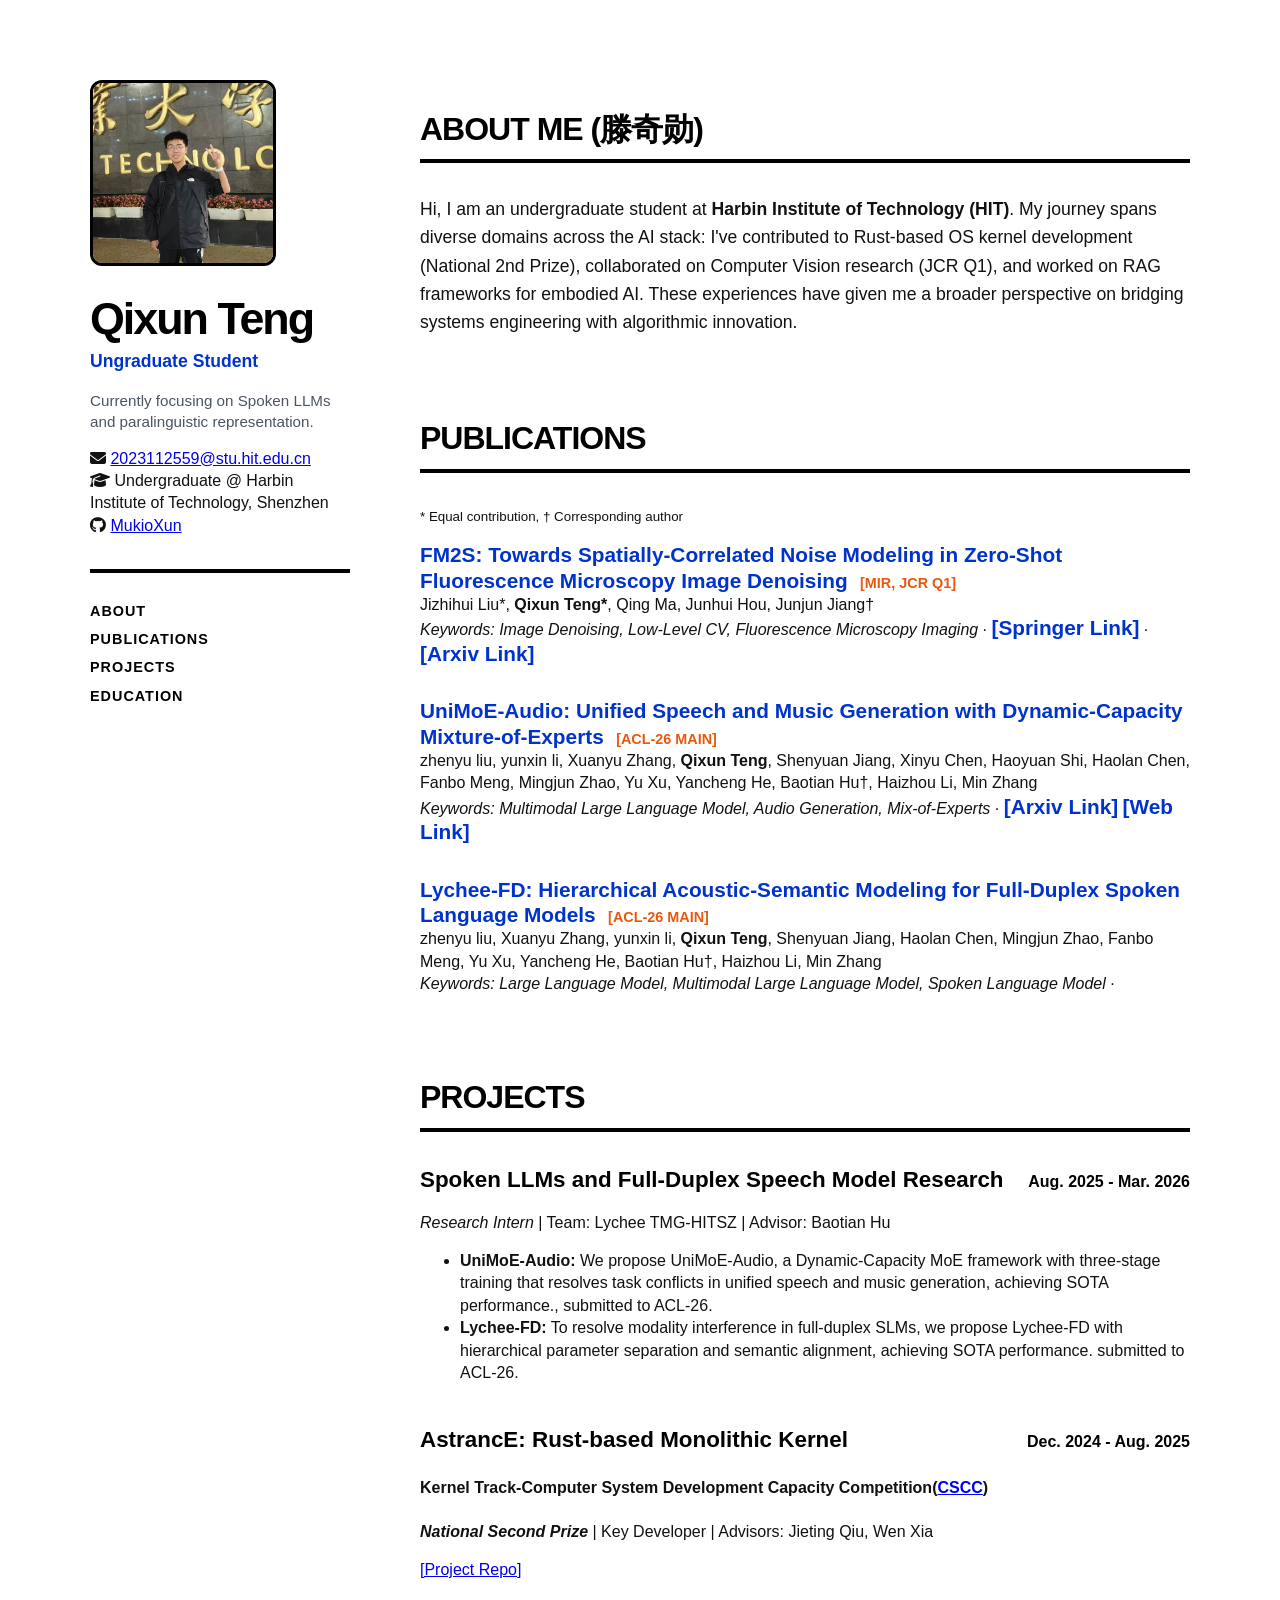
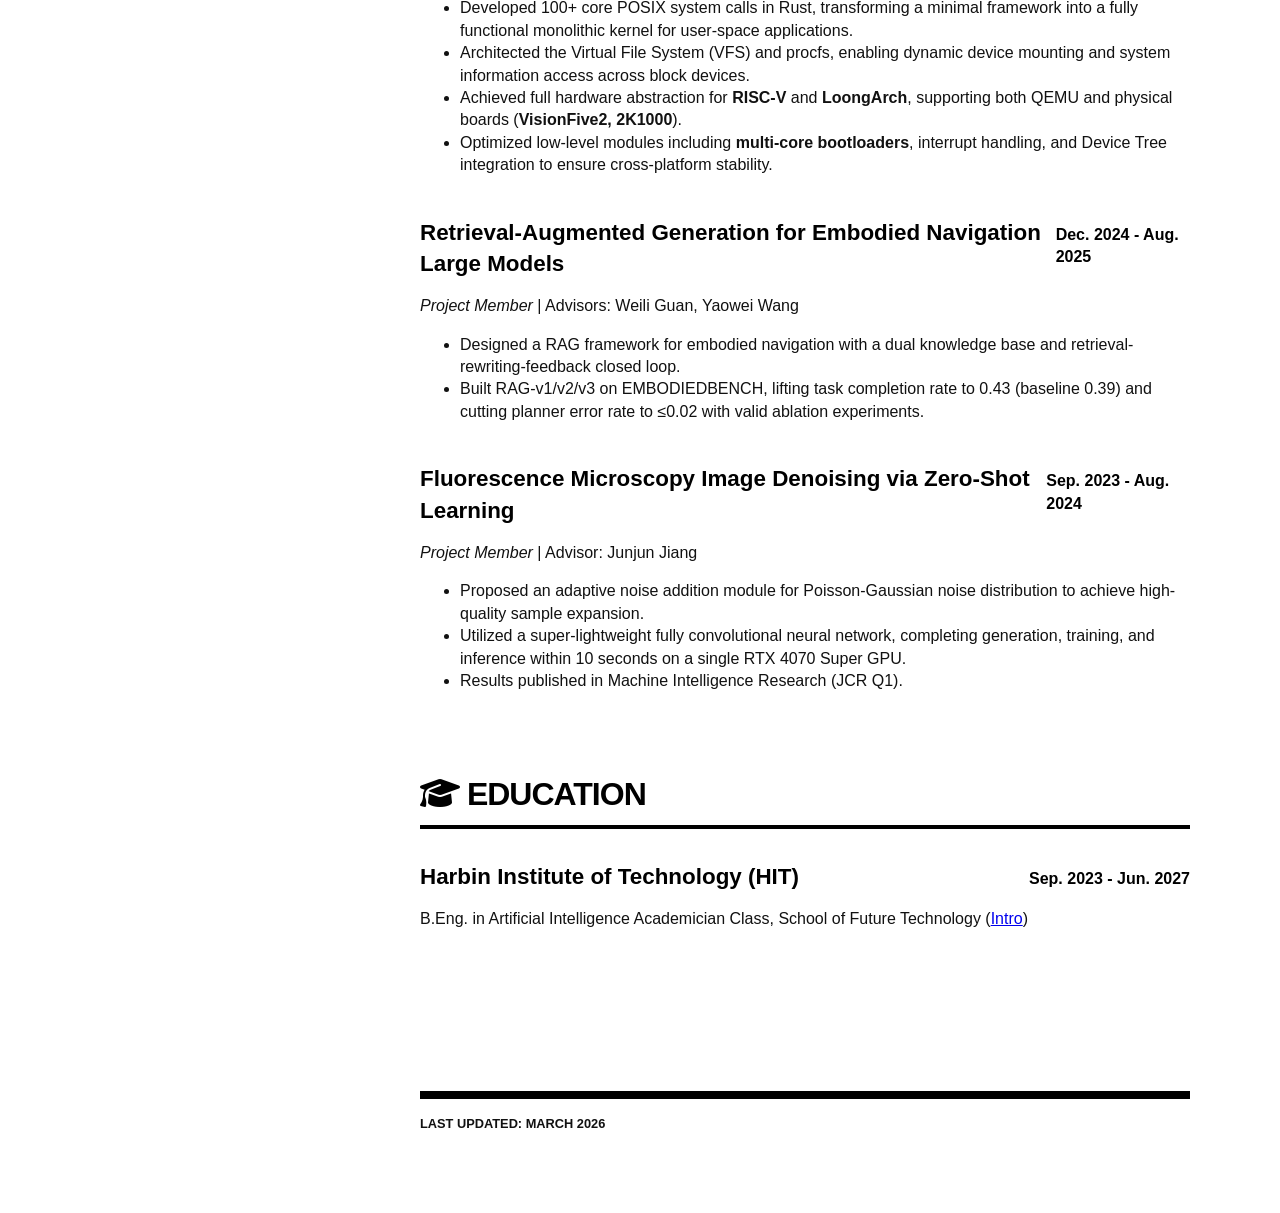
<file: index.html>
<!DOCTYPE html>
<html lang="zh-CN">
<head>
    <meta charset="UTF-8">
    <meta name="viewport" content="width=device-width, initial-scale=1.0">
    <title>QIX | Speech AI & Paralinguistics</title>
    <link rel="stylesheet" href="https://cdnjs.cloudflare.com/ajax/libs/font-awesome/6.4.0/css/all.min.css">
    <link rel="stylesheet" href="style.css">
</head>
<body>

    <div class="layout-container">
        <aside class="sidebar">
            <div class="profile-image">
                <img src="./portrait.jpg" alt="">
            </div>
            <h1>Qixun Teng</h1>
            <p class="subtitle">Ungraduate Student</p>
            <p class="bio-mini">
                Currently focusing on Spoken LLMs and paralinguistic representation.
            </p>
            <!-- <div class="contact-links">
                <i class="fas fa-envelope"></i> <span><a href="mailto:2023112559@stu.hit.edu.cn">2023112559@stu.hit.edu.cn</a></span>
            </div>
            <div class="contact-links">
               <i class="fas fa-graduation-cap"></i> <span>Undergraduate @ Harbin Institute of Technology, Shenzhen</span>
            </div>
             <div class="contact-links">
                <i class="fab fa-github"></i> <span><a href="https://github.com/MukioXun">MukioXun</a></span>
            </div> -->
            <i class="fas fa-envelope"></i> <span><a href="mailto:2023112559@stu.hit.edu.cn">2023112559@stu.hit.edu.cn</a></span>
            <br>
            <i class="fas fa-graduation-cap"></i> <span>Undergraduate @ Harbin Institute of Technology, Shenzhen</span>
            <br>
            <i class="fab fa-github"></i> <span><a href="https://github.com/MukioXun">MukioXun</a></span>

            <nav class="side-nav">
                <a href="#about">About</a>
                <a href="#publications">Publications</a>
                <a href="#experience">Projects</a>
                <a href="#education">Education</a>
            </nav>
        </aside>

        <main class="main-content">
            <section id="about">
                <h2>About Me (滕奇勋)</h2>
                <!-- <p style="font-size: 1.1rem; line-height: 1.6;">
                    Hi, I am an undergraduate student at <strong>Harbin Institute of Technology (HIT)</strong>, specializing in <strong>Spoken Large Language Models (Spoken LLMs)</strong> and <strong>Paralinguistics</strong>. My current research focuses on modeling and evaluating nuanced vocal attributes—such as emotion, tone, and pacing—to build more expressive and human-like speech agents.
                </p>
                <p style="font-size: 1.1rem; line-height: 1.6; margin-top: 1rem;">
                    My technical journey is defined by <strong>cross-stack exploration</strong>. I have led the development of a <strong>monolithic OS kernel</strong> in Rust (National 2nd Prize), published research in <strong>Computer Vision</strong> (JCR Q1), and designed <strong>RAG frameworks</strong> for embodied AI. This unique blend of low-level systems engineering and high-level deep learning allows me to approach AI challenges with both architectural rigor and algorithmic innovation.
                </p>
                <p style="font-size: 1.1rem; line-height: 1.6; margin-top: 1rem;">
                    Currently, I am working on establishing standardized benchmarks for speech capabilities, aiming to fill the gap in multi-dimensional semantic and paralinguistic understanding within the open-source community.
                </p> -->
                <p style="font-size: 1.1rem; line-height: 1.6;">
                    Hi, I am an undergraduate student at <strong>Harbin Institute of Technology (HIT)</strong>. My journey spans diverse domains across the AI stack: I've contributed to Rust-based OS kernel development (National 2nd Prize), collaborated on Computer Vision research (JCR Q1), and worked on RAG frameworks for embodied AI. These experiences have given me a broader perspective on bridging systems engineering with algorithmic innovation.
                </p>
            </section>

            <section id="publications">
                <h2>Publications</h2>
                <p><small>* Equal contribution, &dagger; Corresponding author</small></p>
                <div class="pub-item">
                    <a href="research/fm2s/"><strong>FM2S: Towards Spatially-Correlated Noise Modeling in Zero-Shot Fluorescence Microscopy Image Denoising</strong></a> 
                    <span class="venue">[MIR, JCR Q1]</span><br>
                    Jizhihui Liu*, <strong>Qixun Teng*</strong>, Qing Ma, Junhui Hou, Junjun Jiang&dagger;<br>
                    <em>Keywords: Image Denoising, Low-Level CV, Fluorescence Microscopy Imaging</em> · 
                    <a href="https://link.springer.com/article/10.1007/s11633-025-1595-8">[Springer Link]</a> · 
                    <a href="https://arxiv.org/abs/2412.10031">[Arxiv Link]</a>
                </div>
                <div class="pub-item">
                    <a href="research/UniMoE-Audio/"><strong>UniMoE-Audio: Unified Speech and Music Generation with Dynamic-Capacity Mixture-of-Experts</strong></a> 
                    <span class="venue">[ACL-26 main]</span><br>
                    zhenyu liu, yunxin li, Xuanyu Zhang, <strong>Qixun Teng</strong>, Shenyuan Jiang, Xinyu Chen, Haoyuan Shi, Haolan Chen, Fanbo Meng, Mingjun Zhao, Yu Xu, Yancheng He, Baotian Hu&dagger;, Haizhou Li, Min Zhang<br>
                    <em>Keywords: Multimodal Large Language Model, Audio Generation, Mix-of-Experts</em> · 
                    <a href="https://arxiv.org/abs/2510.13344">[Arxiv Link]</a>
                    <a href="https://mukioxun.github.io/Uni-MoE-site/home.html">[Web Link]</a>
                </div>
                <div class="pub-item">
                    <a href="research/Lychee_FD/"><strong>Lychee-FD: Hierarchical Acoustic-Semantic Modeling for Full-Duplex Spoken Language Models</strong></a> 
                    <span class="venue">[ACL-26 main]</span><br>
                    zhenyu liu, Xuanyu Zhang, yunxin li, <strong>Qixun Teng</strong>, Shenyuan Jiang, Haolan Chen, Mingjun Zhao, Fanbo Meng, Yu Xu, Yancheng He, Baotian Hu&dagger;, Haizhou Li, Min Zhang<br>
                    <em>Keywords: Large Language Model, Multimodal Large Language Model, Spoken Language Model</em> · 
                    <!-- <a href="https://openreview.net/forum?id=iZ2y0sqJJD#discussion">[Arxiv Link]</a> -->
                </div>
            </section>

            <section id="experience">
            <h2>Projects</h2>
            <div class="entry">
                <div class="entry-header">
                    <h3>Spoken LLMs and Full-Duplex Speech Model Research</h3>
                    <span class="date">Aug. 2025 - Mar. 2026</span>
                </div>
                <p><em>Research Intern</em> | Team: Lychee TMG-HITSZ | Advisor: Baotian Hu</p>
                <ul>
                    <li><strong>UniMoE-Audio:</strong> We propose UniMoE-Audio, a Dynamic-Capacity MoE framework with three-stage training that resolves task conflicts in unified speech and music generation, achieving SOTA performance., submitted to ACL-26.</li>
                    <li><strong>Lychee-FD:</strong> To resolve modality interference in full-duplex SLMs, we propose Lychee-FD with hierarchical parameter separation and semantic alignment, achieving SOTA performance. submitted to ACL-26.</li>
                </ul>
            </div>

            <div class="entry">
                <div class="entry-header">
                    <h3>AstrancE: Rust-based Monolithic Kernel</h3>
                    <span class="date">Dec. 2024 - Aug. 2025</span>
                </div>
                <h4>Kernel Track-Computer System Development Capacity Competition(<a href="https://os.educg.net/#/">CSCC</a>)</a></h4>
                <p><em><strong>National Second Prize</strong></em> | Key Developer | Advisors: Jieting Qiu, Wen Xia</p>
                <a href="https://gitlab.eduxiji.net/T202518123995667/OSKernel2025_AstrancE" target="_blank">[Project Repo]</a>
                <ul>
                    <li>Developed 100+ core POSIX system calls in Rust, transforming a minimal framework into a fully functional monolithic kernel for user-space applications.</li>
                    <li>Architected the Virtual File System (VFS) and procfs, enabling dynamic device mounting and system information access across block devices.</li>
                    <li>Achieved full hardware abstraction for <strong>RISC-V</strong> and <strong>LoongArch</strong>, supporting both QEMU and physical boards (<strong>VisionFive2, 2K1000</strong>).</li>
                    <li>Optimized low-level modules including <strong>multi-core bootloaders</strong>, interrupt handling, and Device Tree integration to ensure cross-platform stability.</li>
                </ul>
            </div>

            <div class="entry">
                <div class="entry-header">
                    <h3>Retrieval-Augmented Generation for Embodied Navigation Large Models</h3>
                    <span class="date">Dec. 2024 - Aug. 2025</span>
                </div>
                <p><em>Project Member</em> | Advisors: Weili Guan, Yaowei Wang</p>
                <ul>
                    <li>Designed a RAG framework for embodied navigation with a dual knowledge base and retrieval-rewriting-feedback closed loop.</li>
                    <li>Built RAG-v1/v2/v3 on EMBODIEDBENCH, lifting task completion rate to 0.43 (baseline 0.39) and cutting planner error rate to ≤0.02 with valid ablation experiments.</li>
                </ul>
            </div>
            <div class="entry">
                <div class="entry-header">
                    <h3>Fluorescence Microscopy Image Denoising via Zero-Shot Learning</h3>
                    <span class="date">Sep. 2023 - Aug. 2024</span>
                </div>
                <p><em>Project Member</em> | Advisor: Junjun Jiang</p>
                <ul>
                    <li>Proposed an adaptive noise addition module for Poisson-Gaussian noise distribution to achieve high-quality sample expansion.</li>
                    <li>Utilized a super-lightweight fully convolutional neural network, completing generation, training, and inference within 10 seconds on a single RTX 4070 Super GPU.</li>
                    <li>Results published in Machine Intelligence Research (JCR Q1).</li>
                </ul>
            </div>
            </section>

            <section id="education">
                <h2><i class="fas fa-graduation-cap"></i> Education</h2>
                <div class="entry">
                    <div class="entry-header">
                        <h3>Harbin Institute of Technology (HIT)</h3>
                        <span class="date">Sep. 2023 - Jun. 2027</span>
                    </div>
                    <p>B.Eng. in Artificial Intelligence Academician Class, School of Future Technology (<a href="https://mp.weixin.qq.com/s/axaLz7cmGTCDXvAlJHFuMQ" target="_blank">Intro</a>)</p>
                </div>
            </section>
            <footer style="margin-top: 10rem; border-top: 8px solid #000; padding-top: 1rem; font-weight: 900; font-size: 0.8rem;">
                LAST UPDATED: MARCH 2026
            </footer>
        </main>
    </div>

</body>
</html>
</file>
<file: style.css>
/* 全局基础：极高对比度 */
:root {
    --text-bold: #000000;    /* 纯黑：用于所有标题 */
    --text-main: #111111;    /* 深黑：主内容 */
    --text-muted: #4b5563;   /* 深灰：次要信息 */
    --link-blue: #0033cc;    /* 经典高对比蓝 */
    --accent-orange: #ea580c; /* 鲜橙：强调年份/会议 */
    --border-strong: #000000; /* 纯黑分割线 */
}

body {
    font-family: 'Inter', -apple-system, BlinkMacSystemFont, "Segoe UI", Roboto, sans-serif;
    color: var(--text-main);
    background-color: #ffffff;
    margin: 0;
    line-height: 1.4;
    -webkit-font-smoothing: antialiased;
}

.layout-container {
    display: flex;
    max-width: 1100px;
    margin: 0 auto;
    gap: 70px;
    padding: 80px 40px;
}

/* --- 左侧固定栏：极致紧凑 & 粗大名字 --- */
.sidebar {
    width: 260px;
    flex-shrink: 0;
    position: sticky;
    top: 60px;
    height: fit-content;
}

.profile-image img {
    width: 180px;
    height: 180px;
    border-radius: 12px;
    border: 3px solid var(--text-bold); /* 粗边框增加存在感 */
    object-fit: cover;
    margin-bottom: 1.5rem;
}

.sidebar h1 { 
    font-size: 2.8rem; /* 更大的名字 */
    line-height: 1;
    margin: 0; 
    font-weight: 900; /* 最粗权重 */
    letter-spacing: -2px; 
    color: var(--text-bold);
}

.sidebar .subtitle { 
    font-size: 1.1rem; 
    color: var(--link-blue); 
    font-weight: 800; 
    margin: 0.5rem 0; 
}

.sidebar .bio-mini {
    font-size: 0.95rem;
    font-weight: 500;
    color: var(--text-muted);
    margin-top: 1rem;
}

.contact-links {
    margin-top: 1.5rem;
    display: flex;
    gap: 15px;
    font-size: 1.1rem;
}

.contact-links a {
    color: var(--text-bold);
    text-decoration: none;
    transition: transform 0.2s;
}

.contact-links a:hover { transform: scale(1.2); color: var(--link-blue); }

/* --- 目录：位置上移 & 粗体导航 --- */
.side-nav {
    margin-top: 2rem;
    border-top: 4px solid var(--text-bold); /* 更粗的分割线 */
    padding-top: 1.5rem;
}

.side-nav a {
    display: block;
    padding: 4px 0;
    font-size: 0.9rem;
    font-weight: 900; /* 粗体导航 */
    color: var(--text-bold);
    text-decoration: none;
    text-transform: uppercase;
    letter-spacing: 1px;
}

.side-nav a:hover { color: var(--link-blue); }

/* --- 右侧内容区：大标题 & 扎实条目 --- */
.main-content { flex-grow: 1; }

section { margin-bottom: 5rem; }

h2 {
    font-size: 2rem; /* 大标题 */
    font-weight: 900;
    color: var(--text-bold);
    border-bottom: 4px solid var(--text-bold);
    padding-bottom: 0.5rem;
    margin-bottom: 2rem;
    text-transform: uppercase;
    letter-spacing: -1px;
}

.entry { margin-bottom: 2.5rem; }

.entry-header {
    display: flex;
    justify-content: space-between;
    align-items: baseline;
    margin-bottom: 0.5rem;
}

.entry-header h3 { 
    font-size: 1.4rem; 
    font-weight: 800;
    color: var(--text-bold); 
    margin: 0;
}

.date { 
    font-weight: 800; 
    font-size: 1rem; 
    color: var(--text-bold); 
}

/* 论文条目：强调标题 */
.pub-item { margin-bottom: 2rem; }
.pub-item a { 
    font-size: 1.3rem; 
    text-decoration: none; 
    color: var(--link-blue); 
    font-weight: 800; 
    line-height: 1.2;
}

.pub-item .venue { 
    color: var(--accent-orange); 
    font-weight: 900; 
    text-transform: uppercase;
    font-size: 0.9rem;
    margin-left: 8px;
}

.pub-item .authors { 
    font-size: 1.1rem; 
    font-weight: 600;
    color: var(--text-main); 
    display: block; 
    margin-top: 5px; 
}

/* 适配移动端 */
@media (max-width: 850px) {
    .layout-container { flex-direction: column; padding: 40px 20px; }
    .sidebar { width: 100%; position: static; }
    .sidebar h1 { font-size: 3.5rem; }
}
</file>
